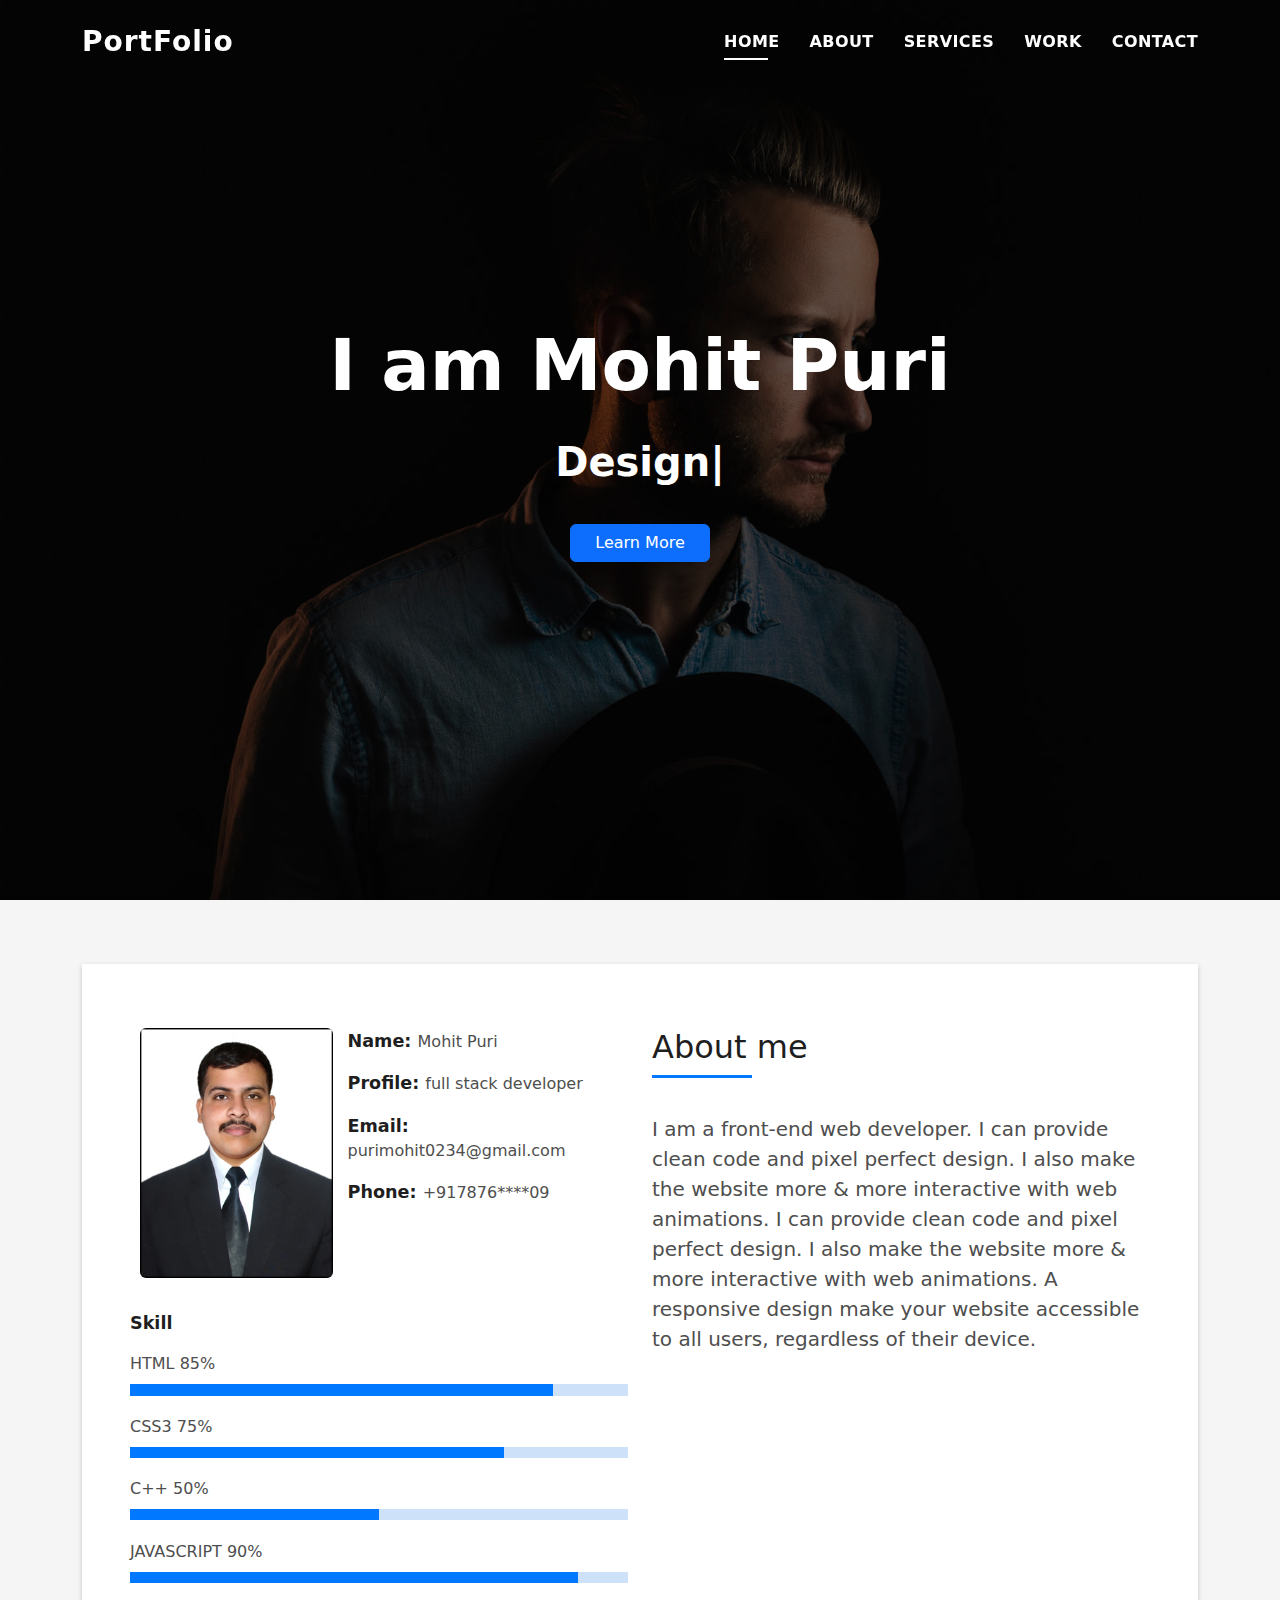
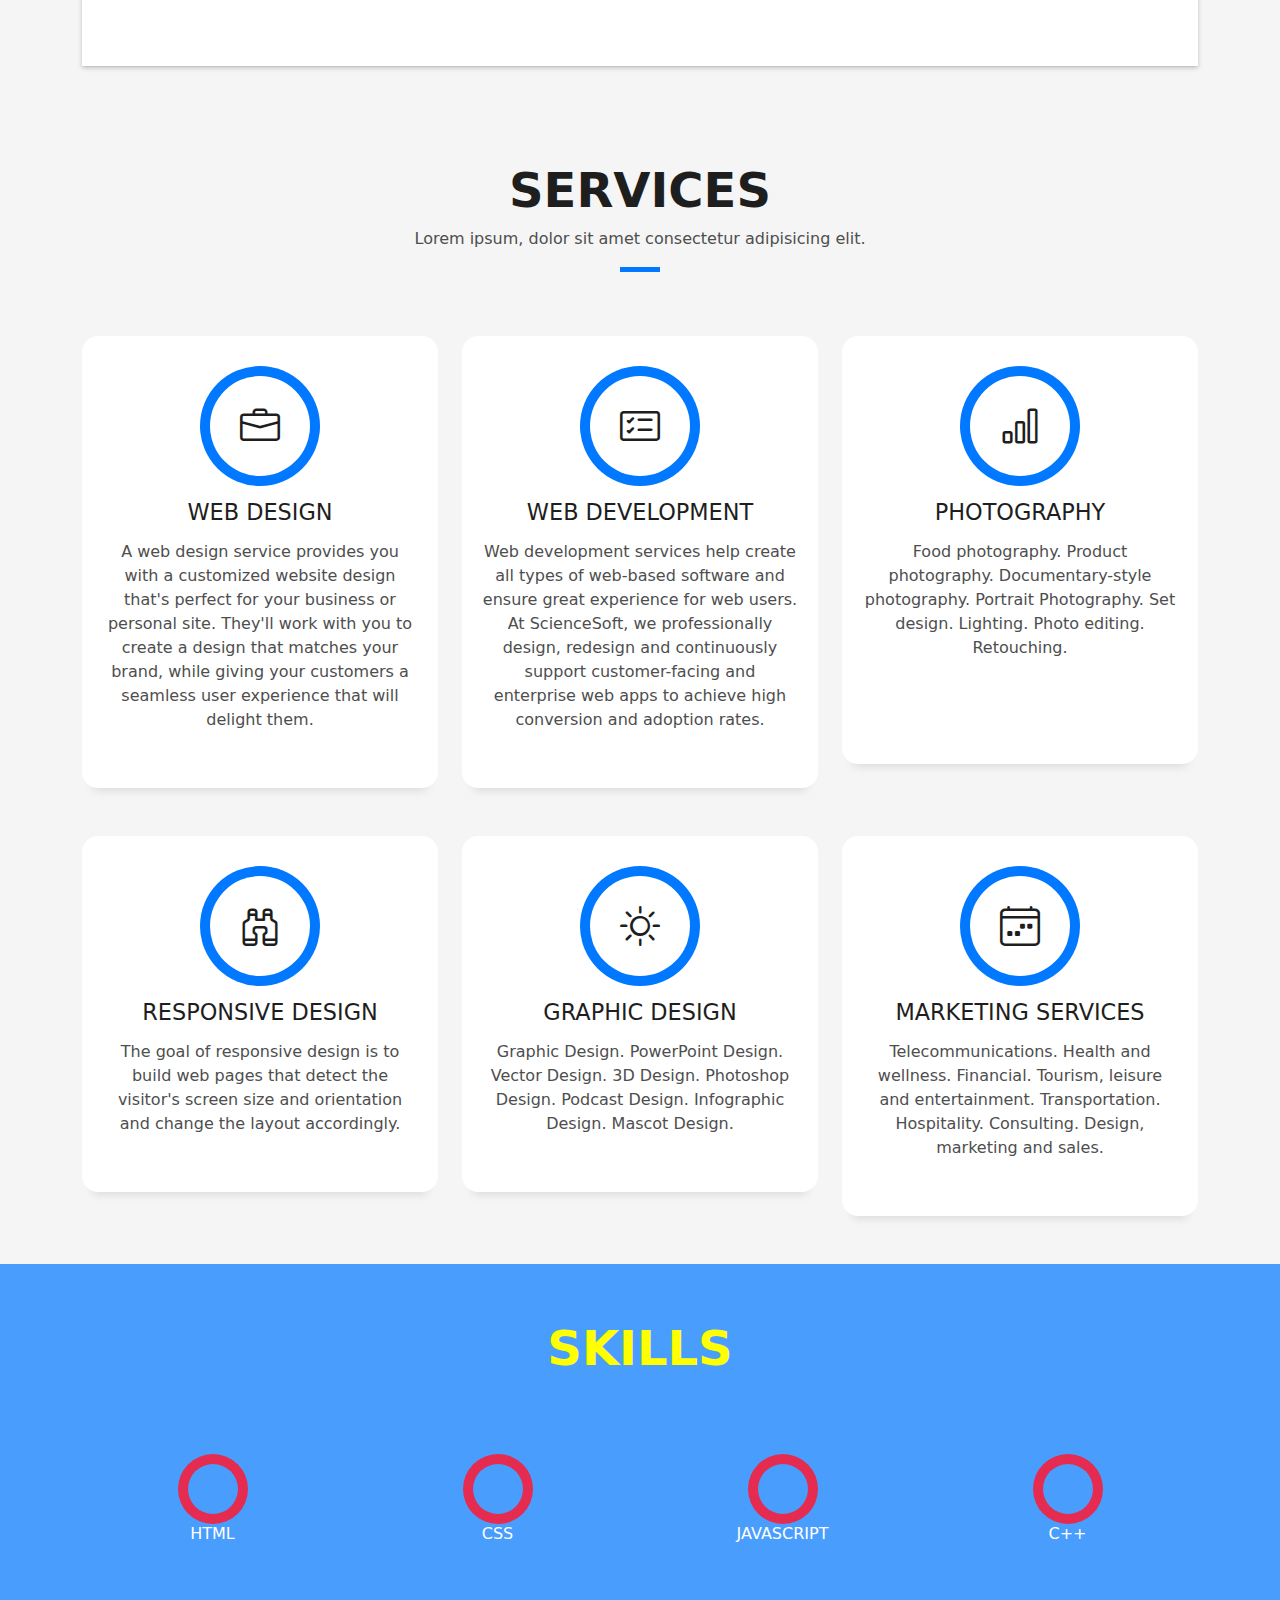
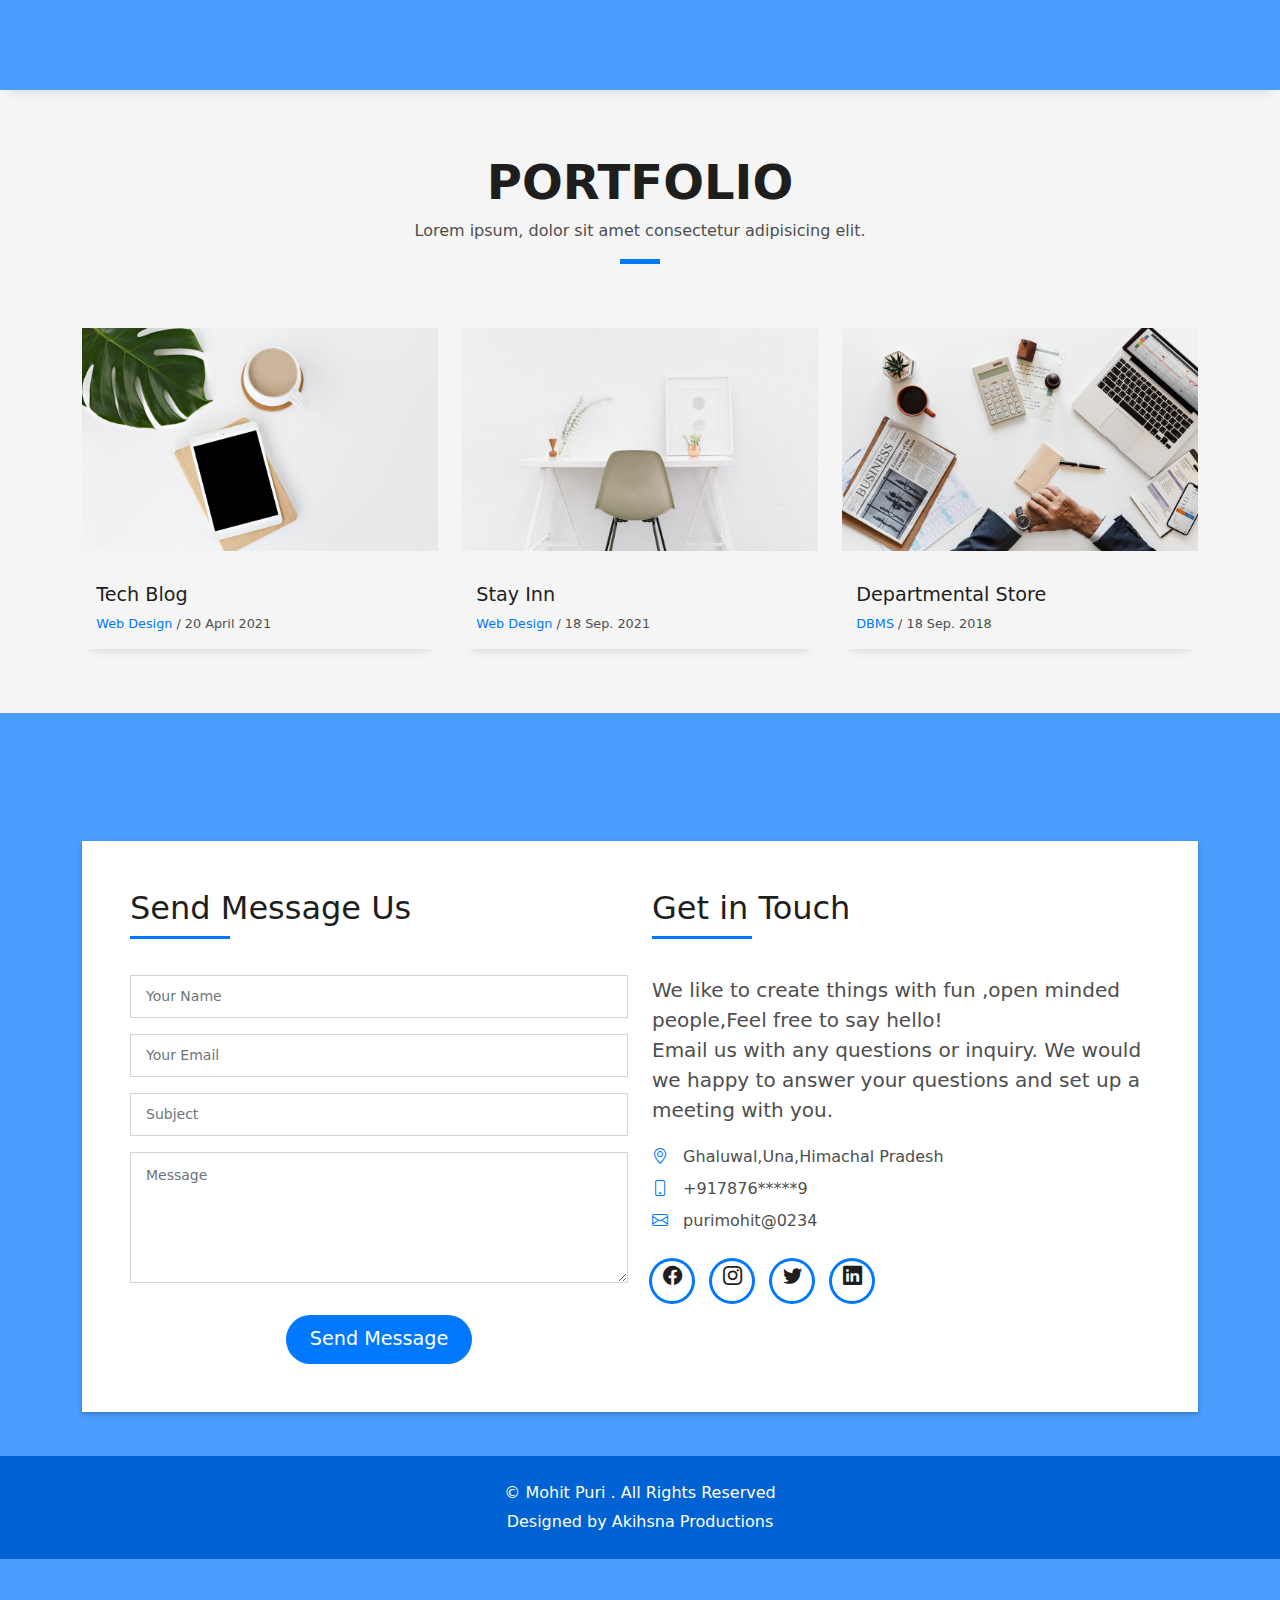
<file: index.html>
<!DOCTYPE html>
<html lang="en">

<head>
  <meta charset="utf-8">
  <meta content="width=device-width, initial-scale=1.0" name="viewport">

  <title>Mohit Puri Front-End Developer</title>
  <meta content="" name="description">
  <meta content="" name="keywords">

  <!-- Favicons -->
  <link rel="shortcut icon" href="assets/img/Mohit Puri.png" type="image/x-icon" />

  <!-- Vendor CSS Files -->
  <link href="assets/vendor/bootstrap/css/bootstrap.min.css" rel="stylesheet">
  <link href="assets/vendor/bootstrap-icons/bootstrap-icons.css" rel="stylesheet">
  <link href="assets/vendor/glightbox/css/glightbox.min.css" rel="stylesheet">
  <link href="assets/vendor/swiper/swiper-bundle.min.css" rel="stylesheet">

  <!-- Template Main CSS File -->
  <link href="assets/css/style.css" rel="stylesheet">
  <link rel="stylesheet" href="https://cdnjs.cloudflare.com/ajax/libs/font-awesome/6.1.2/css/all.min.css" integrity="sha512-1sCRPdkRXhBV2PBLUdRb4tMg1w2YPf37qatUFeS7zlBy7jJI8Lf4VHwWfZZfpXtYSLy85pkm9GaYVYMfw5BC1A==" crossorigin="anonymous" referrerpolicy="no-referrer" />
</head>

<body>

  <!-- ======= Header ======= -->
  <header id="header" class="fixed-top">
    <div class="container d-flex align-items-center justify-content-between">

      <h1 class="logo"><a href="index.html">PortFolio</a></h1>

      <nav id="navbar" class="navbar">
        <ul>
          <li><a class="nav-link scrollto active" href="#hero">Home</a></li>
          <li><a class="nav-link scrollto" href="#about">About</a></li>
          <li><a class="nav-link scrollto" href="#services">Services</a></li>
          <li><a class="nav-link scrollto " href="#work">Work</a></li>
          <li><a class="nav-link scrollto" href="#contact">Contact</a></li>
        </ul>
        <i class="bi bi-list mobile-nav-toggle"></i>
      </nav><!-- .navbar -->

    </div>
  </header><!-- End Header -->

  <!-- ======= Hero Section ======= -->
  <div id="hero" class="hero route bg-image" style="background-image: url(assets/img/hero-bg.jpg)">
    <div class="overlay-itro"></div>
    <div class="hero-content display-table">
      <div class="table-cell">
        <div class="container">
          <!--<p class="display-6 color-d">Hello, world!</p>-->
          <h1 class="hero-title mb-4">I am Mohit Puri</h1>
          <p class="hero-subtitle"><span class="typed" data-typed-items="Designer, Developer, Freelancer, Photographer"></span></p>
          <p class="pt-3"><a class="btn btn-primary btn js-scroll px-4" href="#about" role="button">Learn More</a></p>
        </div>
      </div>
    </div>
  </div><!-- End Hero Section -->

  <main id="main">

    <!-- ======= About Section ======= -->
    <section id="about" class="about-mf sect-pt4 route">
      <div class="container">
        <div class="row">
          <div class="col-sm-12">
            <div class="box-shadow-full">
              <div class="row">
                <div class="col-md-6">
                  <div class="row">
                    <div class="col-sm-6 col-md-5">
                      <div class="about-img">
                        <img src="assets/img/puri.jpg" class="img-fluid rounded b-shadow-a" alt="">
                      </div>
                    </div>
                    <div class="col-sm-6 col-md-7">
                      <div class="about-info">
                        <p><span class="title-s">Name: </span> <span>Mohit Puri</span></p>
                        <p><span class="title-s">Profile: </span> <span>full stack developer</span></p>
                        <p><span class="title-s">Email: </span> <span>purimohit0234@gmail.com</span></p>
                        <p><span class="title-s">Phone: </span> <span>+917876****09</span></p>
                      </div>
                    </div>
                  </div>
                  <div class="skill-mf">
                    <p class="title-s">Skill</p>
                    <span>HTML</span> <span class="pull-right">85%</span>
                    <div class="progress">
                      <div class="progress-bar" role="progressbar" style="width: 85%;" aria-valuenow="85" aria-valuemin="0" aria-valuemax="100"></div>
                    </div>
                    <span>CSS3</span> <span class="pull-right">75%</span>
                    <div class="progress">
                      <div class="progress-bar" role="progressbar" style="width: 75%" aria-valuenow="75" aria-valuemin="0" aria-valuemax="100"></div>
                    </div>
                    <span>C++</span> <span class="pull-right">50%</span>
                    <div class="progress">
                      <div class="progress-bar" role="progressbar" style="width: 50%" aria-valuenow="50" aria-valuemin="0" aria-valuemax="100"></div>
                    </div>
                    <span>JAVASCRIPT</span> <span class="pull-right">90%</span>
                    <div class="progress">
                      <div class="progress-bar" role="progressbar" style="width: 90%" aria-valuenow="90" aria-valuemin="0" aria-valuemax="100"></div>
                    </div>
                  </div>
                </div>
                <div class="col-md-6">
                  <div class="about-me pt-4 pt-md-0">
                    <div class="title-box-2">
                      <h5 class="title-left">
                        About me
                      </h5>
                    </div>
                    <p class="lead">
                      I am a front-end web developer. I can provide clean code and pixel
                       perfect design. I also make the website more & more interactive with
                       web animations. I can provide clean code and pixel perfect design. I
                       also make the website more & more interactive with web animations. A
                       responsive design make your website accessible to all users,
                       regardless of their device.
                    </p>
                  </div>
                </div>
              </div>
            </div>
          </div>
        </div>
      </div>
    </section><!-- End About Section -->

    <!-- ======= Services Section ======= -->
    <section id="services" class="services-mf pt-5 route">
      <div class="container">
        <div class="row">
          <div class="col-sm-12">
            <div class="title-box text-center">
              <h3 class="title-a">
                Services
              </h3>
              <p class="subtitle-a">
                Lorem ipsum, dolor sit amet consectetur adipisicing elit.
              </p>
              <div class="line-mf"></div>
            </div>
          </div>
        </div>
        <div class="row">
          <div class="col-md-4">
            <div class="service-box">
              <div class="service-ico">
                <span class="ico-circle"><i class="bi bi-briefcase"></i></span>
              </div>
              <div class="service-content">
                <h2 class="s-title">Web Design</h2>
                <p class="s-description text-center">
                  A web design service provides you with a customized website design that's perfect for your business or personal site.
                   They'll work with you to create a design that matches your brand, 
                   while giving your customers a seamless user experience that will delight them.
                </p>
              </div>
            </div>
          </div>
          <div class="col-md-4">
            <div class="service-box">
              <div class="service-ico">
                <span class="ico-circle"><i class="bi bi-card-checklist"></i></span>
              </div>
              <div class="service-content">
                <h2 class="s-title">Web Development</h2>
                <p class="s-description text-center">
                  Web development services help create all types of web-based software and ensure great experience for web users.
                   At ScienceSoft, we professionally design, redesign and continuously support customer-facing and enterprise web 
                   apps to achieve high conversion and adoption rates.
                </p>
              </div>
            </div>
          </div>
          <div class="col-md-4">
            <div class="service-box">
              <div class="service-ico">
                <span class="ico-circle"><i class="bi bi-bar-chart"></i></span>
              </div>
              <div class="service-content">
                <h2 class="s-title">Photography</h2>
                <p class="s-description text-center">
                  Food photography.
Product photography.
Documentary-style photography.
Portrait Photography.
Set design.
Lighting.
Photo editing.
Retouching.<br>
<br><br>
                </p>
              </div>
            </div>
          </div>
          <div class="col-md-4">
            <div class="service-box">
              <div class="service-ico">
                <span class="ico-circle"><i class="bi bi-binoculars"></i></span>
              </div>
              <div class="service-content">
                <h2 class="s-title">Responsive Design</h2>
                <p class="s-description text-center">
                  The goal of responsive design is to build web pages that detect the visitor's 
                  screen size and orientation and change the layout accordingly.
                </p>
              </div>
            </div>
          </div>
          <div class="col-md-4">
            <div class="service-box">
              <div class="service-ico">
                <span class="ico-circle"><i class="bi bi-brightness-high"></i></span>
              </div>
              <div class="service-content">
                <h2 class="s-title">Graphic Design</h2>
                <p class="s-description text-center">
                  Graphic Design.
PowerPoint Design.
Vector Design.
3D Design.
Photoshop Design.
Podcast Design.
Infographic Design.
Mascot Design.
                </p>
              </div>
            </div>
          </div>
          <div class="col-md-4">
            <div class="service-box">
              <div class="service-ico">
                <span class="ico-circle"><i class="bi bi-calendar4-week"></i></span>
              </div>
              <div class="service-content">
                <h2 class="s-title">Marketing Services</h2>
                <p class="s-description text-center">
                  Telecommunications.
Health and wellness.
Financial.
Tourism, leisure and entertainment.
Transportation.
Hospitality.
Consulting.
Design, marketing and sales.
                </p>
              </div>
            </div>
          </div>
        </div>
      </div>
    </section><!-- End Services Section -->

    <!-- ======= Counter Section ======= -->
    
    <div class="section-counter paralax-mf bg-image" style="background-image: url(assets/img/counters-bg.jpg)">
      <div class="overlay-mf"></div>
      <div class="container position-relative">
        <center><div class="skill" >skills</div></center>
        <div class="row">
          <div class="col-sm-3 col-lg-3">
            <div class="counter-box counter-box pt-4 pt-md-0">
              <div class="counter-ico">
                <span class="ico-circle"><i class="fab fa-html5"></i></span>
              </div>
              <div class="counter-num">
  
                <span class="counter-text">HTML</span>
              </div>
            </div>
          </div>
          <div class="col-sm-3 col-lg-3">
            <div class="counter-box pt-4 pt-md-0">
              <div class="counter-ico">
                <span class="ico-circle"><i class="fa-brands fa-css3"></i></span>
              </div>
              <div class="counter-num">

                <span class="counter-text">CSS</span>
              </div>
            </div>
          </div>
          <div class="col-sm-3 col-lg-3">
            <div class="counter-box pt-4 pt-md-0">
              <div class="counter-ico">
                <span class="ico-circle"><i class="fa-brands fa-node-js"></i></span>
              </div>
              <div class="counter-num">

                <span class="counter-text">JAVASCRIPT</span>
              </div>
            </div>
          </div>
          <div class="col-sm-3 col-lg-3">
            <div class="counter-box pt-4 pt-md-0">
              <div class="counter-ico">
                <span class="ico-circle"><i class="fa-solid fa-file-code"></i></span>
              </div>
              <div class="counter-num">
               
                <span class="counter-text">C++</span>
              </div>
            </div>
          </div>
        </div>
      </div>
    </div>
  <!-- End Counter Section -->

    <!-- ======= Portfolio Section ======= -->
    <section id="work" class="portfolio-mf sect-pt4 route">
      <div class="container">
        <div class="row">
          <div class="col-sm-12">
            <div class="title-box text-center">
              <h3 class="title-a">
                Portfolio
              </h3>
              <p class="subtitle-a">
                Lorem ipsum, dolor sit amet consectetur adipisicing elit.
              </p>
              <div class="line-mf"></div>
            </div>
          </div>
        </div>
        <div class="row">
          <div class="col-md-4">
            <div class="work-box">
              <a href="assets/img/work-1.jpg" data-gallery="portfolioGallery" class="portfolio-lightbox">
                <div class="work-img">
                  <img src="assets/img/work-1.jpg" alt="" class="img-fluid">
                </div>
              </a>
              <div class="work-content">
                <div class="row">
                  <div class="col-sm-8">
                    <h2 class="w-title">Tech Blog</h2>
                    <div class="w-more">
                      <span class="w-ctegory">Web Design</span> / <span class="w-date">20 April 2021</span>
                    </div>
                  </div>
                  <div class="col-sm-4">
                    
                  </div>
                </div>
              </div>
            </div>
          </div>
          <div class="col-md-4">
            <div class="work-box">
              <a href="assets/img/work-2.jpg" data-gallery="portfolioGallery" class="portfolio-lightbox">
                <div class="work-img">
                  <img src="assets/img/work-2.jpg" alt="" class="img-fluid">
                </div>
              </a>
              <div class="work-content">
                <div class="row">
                  <div class="col-sm-8">
                    <h2 class="w-title">Stay Inn</h2>
                    <div class="w-more">
                      <span class="w-ctegory">Web Design</span> / <span class="w-date">18 Sep. 2021</span>
                    </div>
                  </div>
                  <div class="col-sm-4">
                    
                  </div>
                </div>
              </div>
            </div>
          </div>
          <div class="col-md-4">
            <div class="work-box">
              <a href="assets/img/work-3.jpg" data-gallery="portfolioGallery" class="portfolio-lightbox">
                <div class="work-img">
                  <img src="assets/img/work-3.jpg" alt="" class="img-fluid">
                </div>
              </a>
              <div class="work-content">
                <div class="row">
                  <div class="col-sm-8">
                    <h2 class="w-title">Departmental Store</h2>
                    <div class="w-more">
                      <span class="w-ctegory">DBMS</span> / <span class="w-date">18 Sep. 2018</span>
                    </div>
                  </div>
                  <div class="col-sm-4">
                    
                  </div>
                </div>
              </div>
            </div>
          </div>
        </div>
      </div>
    </section><!-- End Portfolio Section -->
  
    <!-- ======= Contact Section ======= -->
    <section id="contact" class="paralax-mf footer-paralax bg-image sect-mt4 route" style="background-image: url(assets/img/overlay-bg.jpg)">
      <div class="overlay-mf" id="op" ></div>
      <div class="container">
        <div class="row">
          <div class="col-sm-12">
            <div class="contact-mf">
              <div id="contact" class="box-shadow-full">
                <div class="row">
                  <div class="col-md-6">
                    <div class="title-box-2">
                      <h5 class="title-left">
                        Send Message Us
                      </h5>
                    </div>
                    <div>
                      <form action="forms/contact.php" method="post" role="form" class="php-email-form">
                        <div class="row">
                          <div class="col-md-12 mb-3">
                            <div class="form-group">
                              <input type="text" name="name" class="form-control" id="name" placeholder="Your Name" required>
                            </div>
                          </div>
                          <div class="col-md-12 mb-3">
                            <div class="form-group">
                              <input type="email" class="form-control" name="email" id="email" placeholder="Your Email" required>
                            </div>
                          </div>
                          <div class="col-md-12 mb-3">
                            <div class="form-group">
                              <input type="text" class="form-control" name="subject" id="subject" placeholder="Subject" required>
                            </div>
                          </div>
                          <div class="col-md-12">
                            <div class="form-group">
                              <textarea class="form-control" name="message" rows="5" placeholder="Message" required></textarea>
                            </div>
                          </div>
                          <div class="col-md-12 text-center my-3">
                            <div class="loading">Loading</div>
                            <div class="error-message"></div>
                            <div class="sent-message">Your message has been sent. Thank you!</div>
                          </div>
                          <div class="col-md-12 text-center">
                            <button type="submit" class="button button-a button-big button-rouded">Send Message</button>
                          </div>
                        </div>
                      </form>
                    </div>
                  </div>
                  <div class="col-md-6">
                    <div class="title-box-2 pt-4 pt-md-0">
                      <h5 class="title-left">
                        Get in Touch
                      </h5>
                    </div>
                    <div class="more-info">
                      <p class="lead">
                        We like to create things with fun ,open minded people,Feel free to say hello!<br>Email us with any questions or inquiry. We would we happy to answer 
           your questions and set up a meeting with you.
                      </p>
                      <ul class="list-ico">
                        <li><span class="bi bi-geo-alt"></span> Ghaluwal,Una,Himachal Pradesh</li>
                        <li><span class="bi bi-phone"></span> +917876*****9</li>
                        <li><span class="bi bi-envelope"></span> purimohit@0234</li>
                      </ul>
                    </div>
                    <div class="socials">
                      <ul>
                        <li><a href="https://www.facebook.com/mohit.puri.77312/"><span class="ico-circle"><i class="bi bi-facebook"></i></span></a></li>
                        <li><a href="https://www.instagram.com/khatri_0234/"><span class="ico-circle"><i class="bi bi-instagram"></i></span></a></li>
                        <li><a href="https://twitter.com/Mohit02341"><span class="ico-circle"><i class="bi bi-twitter"></i></span></a></li>
                        <li><a href="https://www.linkedin.com/in/mohit-puri-8a13ab1b9/"><span class="ico-circle"><i class="bi bi-linkedin"></i></span></a></li>
                      </ul>
                    </div>
                  </div>
                </div>
              </div>
            </div>
          </div>
        </div>
      </div>
    </section><!-- End Contact Section -->

  </main><!-- End #main -->
  <Br><Br><Br><Br>

  <!-- ======= Footer ======= -->
  <footer style="position:relative; bottom:100px;">
    <div class="container">
      <div class="row">
        <div class="col-sm-12">
          <div class="copyright-box">
            <p class="copyright">&copy; Mohit Puri <strong></strong>. All Rights Reserved</p>
            <div class="credits">
              Designed by Akihsna Productions</a>
            </div>
          </div>
        </div>
      </div>
    </div>
  </footer><!-- End  Footer -->

  <div id="preloader"></div>
  <a href="#" class="back-to-top d-flex align-items-center justify-content-center"><i class="bi bi-arrow-up-short"></i></a>

  <!-- Vendor JS Files -->
  <script src="assets/vendor/purecounter/purecounter_vanilla.js"></script>
  <script src="assets/vendor/bootstrap/js/bootstrap.bundle.min.js"></script>
  <script src="assets/vendor/glightbox/js/glightbox.min.js"></script>
  <script src="assets/vendor/swiper/swiper-bundle.min.js"></script>
  <script src="assets/vendor/typed.js/typed.min.js"></script>
  <script src="assets/vendor/php-email-form/validate.js"></script>

  <!-- Template Main JS File -->
  <script src="assets/js/main.js"></script>

</body>

</html>
</file>
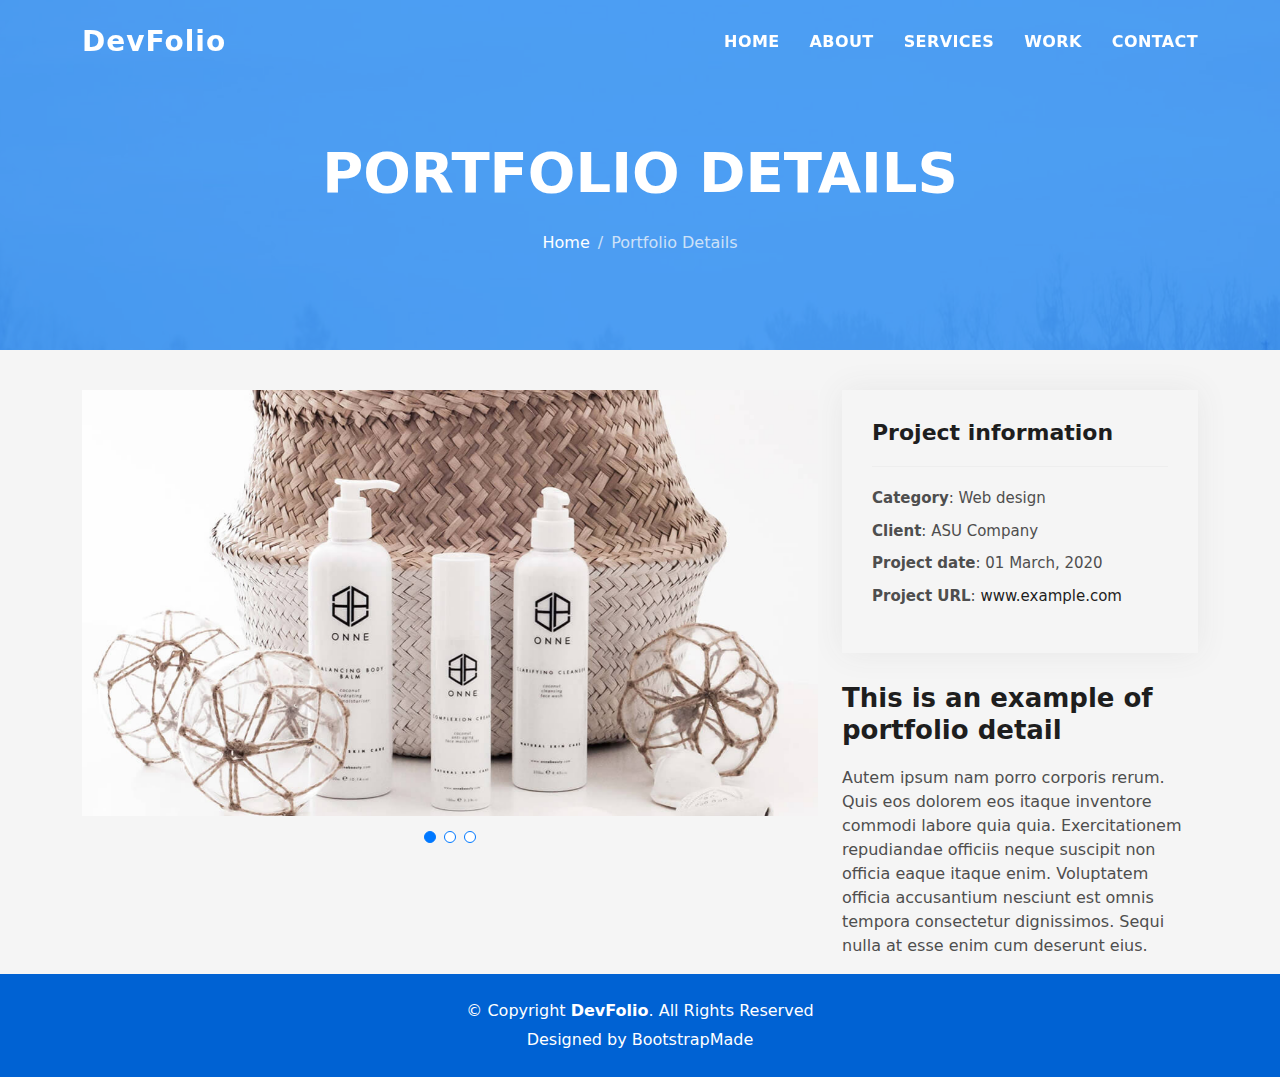
<file: portfolio-details.html>
<!DOCTYPE html>
<html lang="en">

<head>
  <meta charset="utf-8">
  <meta content="width=device-width, initial-scale=1.0" name="viewport">

  <title>DevFolio Bootstrap Portfolio Template - Portfolio Details</title>
  <meta content="" name="description">
  <meta content="" name="keywords">

  <!-- Favicons -->
  <link href="assets/img/favicon.png" rel="icon">
  <link href="assets/img/apple-touch-icon.png" rel="apple-touch-icon">

  <!-- Vendor CSS Files -->
  <link href="assets/vendor/bootstrap/css/bootstrap.min.css" rel="stylesheet">
  <link href="assets/vendor/bootstrap-icons/bootstrap-icons.css" rel="stylesheet">
  <link href="assets/vendor/glightbox/css/glightbox.min.css" rel="stylesheet">
  <link href="assets/vendor/swiper/swiper-bundle.min.css" rel="stylesheet">

  <!-- Template Main CSS File -->
  <link href="assets/css/style.css" rel="stylesheet">
</head>

<body>

  <!-- ======= Header ======= -->
  <header id="header" class="fixed-top">
    <div class="container d-flex align-items-center justify-content-between">

      <h1 class="logo"><a href="index.html">DevFolio</a></h1>
      <!-- Uncomment below if you prefer to use an image logo -->
      <!-- <a href="index.html" class="logo"><img src="assets/img/logo.png" alt="" class="img-fluid"></a>-->

      <nav id="navbar" class="navbar">
        <ul>
          <li><a class="nav-link scrollto " href="#hero">Home</a></li>
          <li><a class="nav-link scrollto" href="#about">About</a></li>
          <li><a class="nav-link scrollto" href="#services">Services</a></li>
          <li><a class="nav-link scrollto " href="#work">Work</a></li>        
          <li><a class="nav-link scrollto" href="#contact">Contact</a></li>
        </ul>
        <i class="bi bi-list mobile-nav-toggle"></i>
      </nav><!-- .navbar -->

    </div>
  </header><!-- End Header -->

  <div class="hero hero-single route bg-image" style="background-image: url(assets/img/overlay-bg.jpg)">
    <div class="overlay-mf"></div>
    <div class="hero-content display-table">
      <div class="table-cell">
        <div class="container">
          <h2 class="hero-title mb-4">Portfolio Details</h2>
          <ol class="breadcrumb d-flex justify-content-center">
            <li class="breadcrumb-item">
              <a href="#">Home</a>
            </li>
            <li class="breadcrumb-item active">Portfolio Details</li>
          </ol>
        </div>
      </div>
    </div>
  </div>

  <main id="main">

    <!-- ======= Portfolio Details Section ======= -->
    <section id="portfolio-details" class="portfolio-details">
      <div class="container">

        <div class="row gy-4">

          <div class="col-lg-8">
            <div class="portfolio-details-slider swiper">
              <div class="swiper-wrapper align-items-center">

                <div class="swiper-slide">
                  <img src="assets/img/portfolio-details-1.jpg" alt="">
                </div>

                <div class="swiper-slide">
                  <img src="assets/img/portfolio-details-2.jpg" alt="">
                </div>

                <div class="swiper-slide">
                  <img src="assets/img/portfolio-details-3.jpg" alt="">
                </div>

              </div>
              <div class="swiper-pagination"></div>
            </div>
          </div>

          <div class="col-lg-4">
            <div class="portfolio-info">
              <h3>Project information</h3>
              <ul>
                <li><strong>Category</strong>: Web design</li>
                <li><strong>Client</strong>: ASU Company</li>
                <li><strong>Project date</strong>: 01 March, 2020</li>
                <li><strong>Project URL</strong>: <a href="#">www.example.com</a></li>
              </ul>
            </div>
            <div class="portfolio-description">
              <h2>This is an example of portfolio detail</h2>
              <p>
                Autem ipsum nam porro corporis rerum. Quis eos dolorem eos itaque inventore commodi labore quia quia. Exercitationem repudiandae officiis neque suscipit non officia eaque itaque enim. Voluptatem officia accusantium nesciunt est omnis tempora consectetur dignissimos. Sequi nulla at esse enim cum deserunt eius.
              </p>
            </div>
          </div>

        </div>

      </div>
    </section><!-- End Portfolio Details Section -->

  </main><!-- End #main -->

  <!-- ======= Footer ======= -->
  <footer>
    <div class="container">
      <div class="row">
        <div class="col-sm-12">
          <div class="copyright-box">
            <p class="copyright">&copy; Copyright <strong>DevFolio</strong>. All Rights Reserved</p>
            <div class="credits">
              <!--
              All the links in the footer should remain intact.
              You can delete the links only if you purchased the pro version.
              Licensing information: https://bootstrapmade.com/license/
              Purchase the pro version with working PHP/AJAX contact form: https://bootstrapmade.com/buy/?theme=DevFolio
            -->
              Designed by <a href="https://bootstrapmade.com/">BootstrapMade</a>
            </div>
          </div>
        </div>
      </div>
    </div>
  </footer><!-- End  Footer -->

  <div id="preloader"></div>
  <a href="#" class="back-to-top d-flex align-items-center justify-content-center"><i class="bi bi-arrow-up-short"></i></a>

  <!-- Vendor JS Files -->
  <script src="assets/vendor/purecounter/purecounter_vanilla.js"></script>
  <script src="assets/vendor/bootstrap/js/bootstrap.bundle.min.js"></script>
  <script src="assets/vendor/glightbox/js/glightbox.min.js"></script>
  <script src="assets/vendor/swiper/swiper-bundle.min.js"></script>
  <script src="assets/vendor/typed.js/typed.min.js"></script>
  <script src="assets/vendor/php-email-form/validate.js"></script>

  <!-- Template Main JS File -->
  <script src="assets/js/main.js"></script>

</body>

</html>
</file>
<file: assets/css/style.css>
body {
  background-color: #f5f5f5;
  color: #4e4e4e;
}

h1,
h2,
h3,
h4,
h5,
h6 {
  color: #1e1e1e;
}

a {
  color: #1e1e1e;
  text-decoration: none;
  transition: all 0.5s ease-in-out;
}

a:hover {
  color: #0078ff;
  text-decoration: none;
  transition: all 0.5s ease-in-out;
}

.p-r {
  position: relative;
}

.color-a {
  text-decoration: none;
  color: #0078ff;
}

.color-d {
  color: #f5f5f5;
}

.color-text-a {
  text-decoration: none;
  color: #4e4e4e;
}

.box-shadow,
.card-blog,
.work-box,
.service-box,
.paralax-mf {
  box-shadow: 0 13px 8px -10px rgba(0, 0, 0, 0.1);
}

.box-shadow-a,
.button:hover {
  text-decoration: none;
  box-shadow: 0 0 0 4px #cde1f8;
}

.display-5 {
  font-size: 2.5rem;
  font-weight: 300;
  line-height: 1.1;
}

.display-6 {
  font-size: 2rem;
  font-weight: 300;
  line-height: 1.1;
}

.avatar {
  width: 32px;
  height: 32px;
  margin-right: 4px;
  overflow: hidden;
}

.bg-image {
  background-repeat: no-repeat;
  background-attachment: fixed;
  background-size: cover;
  background-position: center center;
}

@media (max-width: 1024px) {
  .bg-image {
    background-attachment: scroll;
  }
}

.overlay-mf {
  background-color: #0078ff;
}

.overlay-mf {
  position: absolute;
  top: 0;
  left: 0px;
  padding: 0;
  height: 100%;
  width: 100%;
  opacity: 0.7;
}

.paralax-mf {
  position: relative;
  padding: 8rem 0;
}

.skill{
  position: relative;
  top: -80px;
  text-decoration: none;
    font-size: 3rem;
    font-weight: bold;
    text-transform: uppercase;
    color: yellow;
}

.display-table {
  width: 100%;
  height: 100%;
  display: table;
}

.table-cell {
  display: table-cell;
  vertical-align: middle;
}

/*--/ Sections /--*/
.sect-4 {
  padding: 4rem 0;
}

.sect-pt4 {
  padding-top: 4rem;
}

.sect-mt4 {
  margin-top: 4rem;
}

/*--/ Title s /--*/
.title-s {
  font-weight: 600;
  color: #1e1e1e;
  font-size: 1.1rem;
}

/*--/ Title A /--*/
.title-box {
  margin-bottom: 4rem;
}

.title-a {
  text-decoration: none;
  font-size: 3rem;
  font-weight: bold;
  text-transform: uppercase;
}

.subtitle-a {
  text-decoration: none;
  color: #4e4e4e;
}

.line-mf {
  width: 40px;
  height: 5px;
  background-color: #0078ff;
  margin: 0 auto;
}

/*--/ Title Left /--*/
.title-box-2 {
  margin-bottom: 3rem;
}

.title-left {
  font-size: 2rem;
  position: relative;
}

.title-left:before {
  content: "";
  position: absolute;
  height: 3px;
  background-color: #0078ff;
  width: 100px;
  bottom: -12px;
}

/*------/ Box /------*/
.box-pl2 {
  padding-left: 2rem;
}

.box-shadow-full {
  padding: 3rem 1.25rem;
  position: relative;
  background-color: #fff;
  margin-bottom: 3rem;
  z-index: 2;
  box-shadow: 0 1px 1px 0 rgba(0, 0, 0, 0.06), 0 2px 5px 0 rgba(0, 0, 0, 0.2);
}

@media (min-width: 768px) {
  .box-shadow-full {
    padding: 3rem;
  }
}

/*------/ Socials /------*/
.socials {
  padding: 1.5rem 0;
}

.socials ul li {
  display: inline-block;
}

.socials .ico-circle {
  height: 40px;
  width: 40px;
  font-size: 1.2rem;
  border-radius: 50%;
  line-height: 1.6;
  margin: 0 15px 0 0;
  box-shadow: 0 0 0 3px #0078ff;
  transition: all 500ms ease;
}

.socials .ico-circle:hover {
  background-color: #0078ff;
  color: #fff;
  box-shadow: 0 0 0 3px #cde1f8;
  transition: all 500ms ease;
}

/*------/ Ul resect /------*/
.ul-resect,
.widget-tags ul,
.widget-sidebar .list-sidebar,
.box-comments .list-comments,
.blog-wrapper .post-meta ul,
.list-ico,
.socials ul {
  list-style: none;
  padding-left: 0;
  margin-bottom: 0;
}

.list-ico {
  line-height: 2;
}

.list-ico span {
  color: #0078ff;
  margin-right: 10px;
}

/*------/ Ico Circle /------*/
.ico-circle {
  height: 100px;
  width: 100px;
  font-size: 2rem;
  border-radius: 50%;
  line-height: 1.55;
  margin: 0 auto;
  text-align: center;
  box-shadow: 0 0 0 10px #0078ff;
  display: block;
}

/*------/ Owl Carousel /------*/
.owl-theme .owl-dots {
  text-align: center;
  margin-top: 18px;
}

.owl-theme .owl-dots .owl-dot {
  display: inline-block;
}

.owl-theme .owl-dots .owl-dot span {
  width: 18px;
  height: 7px;
  margin: 5px 5px;
  background: #cde1f8;
  border: 0px solid #cde1f8;
  display: block;
  transition: all 0.6s ease-in-out;
  cursor: pointer;
}

.owl-theme .owl-dots .owl-dot:hover span {
  background-color: #cde1f8;
}

.owl-theme .owl-dots .owl-dot.active span {
  background-color: #1B1B1B;
  width: 25px;
}

/*--/ Scrolltop s /--*/
.scrolltop-mf {
  position: relative;
  display: none;
}

.scrolltop-mf span {
  z-index: 999;
  position: fixed;
  width: 42px;
  height: 42px;
  background-color: #0078ff;
  opacity: 0.7;
  font-size: 1.6rem;
  line-height: 1.5;
  text-align: center;
  color: #fff;
  top: auto;
  left: auto;
  right: 30px;
  bottom: 50px;
  cursor: pointer;
  border-radius: 50%;
}

/*--------------------------------------------------------------
# Back to top button
--------------------------------------------------------------*/
.back-to-top {
  position: fixed;
  visibility: hidden;
  opacity: 0;
  right: 15px;
  bottom: 15px;
  z-index: 996;
  background: #0078ff;
  width: 40px;
  height: 40px;
  border-radius: 50px;
  transition: all 0.4s;
}

.back-to-top i {
  font-size: 28px;
  color: #fff;
  line-height: 0;
}

.back-to-top:hover {
  background: #298eff;
  color: #fff;
}

.back-to-top.active {
  visibility: visible;
  opacity: 1;
}

/*------/ Prelaoder /------*/
#preloader {
  position: fixed;
  top: 0;
  left: 0;
  right: 0;
  bottom: 0;
  z-index: 9999;
  overflow: hidden;
  background: #fff;
}

#preloader:before {
  content: "";
  position: fixed;
  top: calc(50% - 30px);
  left: calc(50% - 30px);
  border: 6px solid #f2f2f2;
  border-top: 6px solid #0078ff;
  border-radius: 50%;
  width: 60px;
  height: 60px;
  -webkit-animation: animate-preloader 1s linear infinite;
  animation: animate-preloader 1s linear infinite;
}

@-webkit-keyframes animate-preloader {
  0% {
    transform: rotate(0deg);
  }

  100% {
    transform: rotate(360deg);
  }
}

@keyframes animate-preloader {
  0% {
    transform: rotate(0deg);
  }

  100% {
    transform: rotate(360deg);
  }
}

/*------/ Button /------*/
.button {
  display: inline-block;
  padding: 0.3rem 0.6rem;
  text-align: center;
  vertical-align: middle;
  -webkit-user-select: none;
  -moz-user-select: none;
  user-select: none;
  font-size: 1rem;
  border-radius: 0.3rem;
  border: 1px solid transparent;
  transition: all 500ms ease;
  cursor: pointer;
}

.button:focus {
  outline: 0;
}

.button:hover {
  background-color: #0062d3;
  color: #fff;
  transition: all 500ms ease;
}

.button-a {
  text-decoration: none;
  background-color: #0078ff;
  color: #fff;
  border-color: #cde1f8;
}

.button-big {
  padding: 0.9rem 2.3rem;
  font-size: 1.2rem;
}

.button-rouded {
  border-radius: 5rem;
}

.btn-lg {
  padding: 0.5rem 1rem;
  font-size: 1.25rem;
  line-height: 1.5;
  border-radius: 0.3rem;
}

/*--------------------------------------------------------------
# Header
--------------------------------------------------------------*/
#header {
  transition: all 0.5s;
  z-index: 997;
  padding: 20px 0;
}

#header .logo {
  font-size: 28px;
  margin: 0;
  padding: 0;
  font-weight: 600;
  letter-spacing: 1px;
}

#header .logo a {
  color: #fff;
}

#header .logo img {
  max-height: 40px;
}

#header.header-scrolled {
  background: rgba(0, 0, 0, 0.9);
  padding: 12px 0;
}

/*--------------------------------------------------------------
# Navigation Menu
--------------------------------------------------------------*/
/**
* Desktop Navigation 
*/
.navbar {
  padding: 0;
}

.navbar ul {
  margin: 0;
  padding: 0;
  display: flex;
  list-style: none;
  align-items: center;
}

.navbar li {
  position: relative;
}

.navbar>ul>li {
  white-space: nowrap;
  padding: 10px 0 10px 30px;
}

.navbar a,
.navbar a:focus {
  display: flex;
  align-items: center;
  justify-content: space-between;
  color: #fff;
  font-size: 16px;
  font-weight: 600;
  padding: 0;
  white-space: nowrap;
  transition: 0.3s;
  letter-spacing: 0.4px;
  position: relative;
  text-transform: uppercase;
}

.navbar a i,
.navbar a:focus i {
  font-size: 12px;
  line-height: 0;
  margin-left: 5px;
}

.navbar>ul>li>a:before {
  content: "";
  position: absolute;
  width: 100%;
  height: 2px;
  bottom: -6px;
  left: 0;
  width: 0;
  background-color: #fff;
  visibility: hidden;
  transition: all 0.3s ease-in-out 0s;
}

.navbar a:hover:before,
.navbar li:hover>a:before,
.navbar .active:before {
  visibility: visible;
  width: 80%;
}

.navbar a:hover,
.navbar .active,
.navbar .active:focus,
.navbar li:hover>a {
  color: #fff;
}

.navbar .dropdown ul {
  display: block;
  position: absolute;
  left: 30px;
  top: calc(100% + 30px);
  margin: 0;
  padding: 10px 0;
  z-index: 99;
  opacity: 0;
  visibility: hidden;
  background: #fff;
  box-shadow: 0px 0px 30px rgba(127, 137, 161, 0.25);
  transition: 0.3s;
}

.navbar .dropdown ul li {
  min-width: 200px;
}

.navbar .dropdown ul a {
  padding: 10px 20px;
  font-size: 14px;
  text-transform: none;
  color: #4e4e4e;
}

.navbar .dropdown ul a i {
  font-size: 12px;
}

.navbar .dropdown ul a:hover,
.navbar .dropdown ul .active:hover,
.navbar .dropdown ul li:hover>a {
  color: #0078ff;
}

.navbar .dropdown:hover>ul {
  opacity: 1;
  top: 100%;
  visibility: visible;
}

.navbar .dropdown .dropdown ul {
  top: 0;
  left: calc(100% - 30px);
  visibility: hidden;
}

.navbar .dropdown .dropdown:hover>ul {
  opacity: 1;
  top: 0;
  left: 100%;
  visibility: visible;
}

@media (max-width: 1366px) {
  .navbar .dropdown .dropdown ul {
    left: -90%;
  }

  .navbar .dropdown .dropdown:hover>ul {
    left: -100%;
  }
}

/**
* Mobile Navigation 
*/
.mobile-nav-toggle {
  color: #fff;
  font-size: 28px;
  cursor: pointer;
  display: none;
  line-height: 0;
  transition: 0.5s;
}

@media (max-width: 991px) {
  .mobile-nav-toggle {
    display: block;
  }

  .navbar ul {
    display: none;
  }
}

.navbar-mobile {
  position: fixed;
  overflow: hidden;
  top: 0;
  right: 0;
  left: 0;
  bottom: 0;
  background: rgba(78, 78, 78, 0.9);
  transition: 0.3s;
  z-index: 999;
}

.navbar-mobile .mobile-nav-toggle {
  position: absolute;
  top: 15px;
  right: 15px;
}

.navbar-mobile ul {
  display: block;
  position: absolute;
  top: 55px;
  right: 15px;
  bottom: 15px;
  left: 15px;
  padding: 10px 0;
  background-color: #fff;
  overflow-y: auto;
  transition: 0.3s;
}

.navbar-mobile>ul>li {
  padding: 0;
}

.navbar-mobile a:hover:before,
.navbar-mobile li:hover>a:before,
.navbar-mobile .active:before {
  visibility: hidden;
}

.navbar-mobile a,
.navbar-mobile a:focus {
  padding: 10px 20px;
  font-size: 15px;
  color: #4e4e4e;
}

.navbar-mobile a:hover,
.navbar-mobile .active,
.navbar-mobile li:hover>a {
  color: #0078ff;
}

.navbar-mobile .getstarted,
.navbar-mobile .getstarted:focus {
  margin: 15px;
}

.navbar-mobile .dropdown ul {
  position: static;
  display: none;
  margin: 10px 20px;
  padding: 10px 0;
  z-index: 99;
  opacity: 1;
  visibility: visible;
  background: #fff;
  box-shadow: 0px 0px 30px rgba(127, 137, 161, 0.25);
}

.navbar-mobile .dropdown ul li {
  min-width: 200px;
}

.navbar-mobile .dropdown ul a {
  padding: 10px 20px;
}

.navbar-mobile .dropdown ul a i {
  font-size: 12px;
}

.navbar-mobile .dropdown ul a:hover,
.navbar-mobile .dropdown ul .active:hover,
.navbar-mobile .dropdown ul li:hover>a {
  color: #0078ff;
}

.navbar-mobile .dropdown>.dropdown-active {
  display: block;
}

/*--------------------------------------------------------------
# Hero Section
--------------------------------------------------------------*/
.hero {
  height: 100vh;
  position: relative;
  color: #fff;
}

.hero .hero-content {
  text-align: center;
  position: absolute;
}

.hero .overlay-itro {
  background-color: rgba(0, 0, 0, 0.6);
  position: absolute;
  top: 0;
  left: 0px;
  padding: 0;
  height: 100%;
  width: 100%;
  opacity: 0.9;
}

.hero .hero-title {
  color: #fff;
  font-weight: 600;
  font-size: 3rem;
}

@media (min-width: 768px) {
  .hero .hero-title {
    font-size: 4.5rem;
  }
}

.hero .hero-subtitle {
  font-size: 1.5rem;
  font-weight: 600;
}

@media (min-width: 768px) {
  .hero .hero-subtitle {
    font-size: 2.5rem;
  }
}

.hero .text-slider-items {
  display: none;
}

.hero-single {
  height: 350px;
}

.hero-single .hero-content {
  margin-top: 30px;
}

.hero-single .hero-title {
  text-transform: uppercase;
  font-size: 3rem;
}

@media (min-width: 768px) {
  .hero-single .hero-title {
    font-size: 3.5rem;
  }
}

.hero-single .breadcrumb {
  background-color: transparent;
  color: #0078ff;
}

.hero-single .breadcrumb .breadcrumb-item:before {
  color: #cde1f8;
}

.hero-single .breadcrumb .breadcrumb-item.active {
  color: #cde1f8;
}

.hero-single .breadcrumb a {
  color: #fff;
}

/*--------------------------------------------------------------
# About
--------------------------------------------------------------*/
.about-mf .box-shadow-full {
  padding-top: 4rem;
  padding-bottom: 4rem;
}

.about-mf .about-img {
  margin-bottom: 2rem;
}

.about-mf .about-img img {
  margin-left: 10px;
}

@media (min-width: 767px) {
  .about-mf .box-pl2 {
    margin-top: 3rem;
    padding-left: 0rem;
  }
}

.skill-mf span {
  color: #4e4e4e;
}

.skill-mf .progress {
  background-color: #cde1f8;
  margin: 0.5rem 0 1.2rem 0;
  border-radius: 0;
  height: 0.7rem;
}

.skill-mf .progress .progress-bar {
  height: 0.7rem;
  background-color: #0078ff;
}

/*--------------------------------------------------------------
# Services
--------------------------------------------------------------*/
.service-box {
  background-color: #fff;
  padding: 2.5rem 1.3rem;
  border-radius: 1rem;
  margin-bottom: 3rem;
  text-align: center;
}

.service-box:hover .ico-circle {
  transition: all 500ms ease;
  color: #fff;
  background-color: #0078ff;
  box-shadow: 0 0 0 10px #cde1f8;
}

.service-box .service-ico {
  margin-bottom: 1rem;
  color: #1e1e1e;
}

.service-box .ico-circle {
  transition: all 500ms ease;
  display: inline-flex;
  align-items: center;
  justify-content: center;
}

.service-box .ico-circle i {
  line-height: 0;
  font-size: 40px;
}

.service-box .s-title {
  font-size: 1.4rem;
  text-transform: uppercase;
  text-align: center;
  padding: 0.4rem 0;
}

.service-box .s-description {
  color: #4e4e4e;
}

/*--------------------------------------------------------------
# Counter
--------------------------------------------------------------*/
.counter-box {
  color: #fff;
  text-align: center;
}

@media (min-width: 577px) {
  .counter-box {
    margin-bottom: 1rem;
  }
}

.counter-ico {
  margin-bottom: 0.5rem;
}


.counter-ico .ico-circle {
  height: 50px;
  width: 50px;
  line-height: 1.5;
  box-shadow: 0 0 0 10px #E52B50;
}

.counter-num .counter {
  font-size: 5rem;
  margin-bottom: 0;
}

.counter

/*--------------------------------------------------------------
# Portfolio
--------------------------------------------------------------*/
.work-box {
  margin-bottom: 3rem;
  -webkit-backface-visibility: hidden;
  backface-visibility: hidden;
  background-color: #fff;
}

.work-box:hover img {
  transform: scale(1.3);
}

.work-img {
  display: block;
  overflow: hidden;
}

.work-img img {
  transition: all 1s;
}

.work-content {
  padding: 2rem 3% 1rem 4%;
}

.work-content .w-more {
  color: #4e4e4e;
  font-size: 0.8rem;
}

.work-content .w-more .w-ctegory {
  color: #0078ff;
}

.work-content .w-like {
  font-size: 2.5rem;
  color: #0078ff;
  float: right;
}

.work-content .w-like a {
  color: #0078ff;
}

.work-content .w-like .num-like {
  font-size: 0.7rem;
}

.w-title {
  font-size: 1.2rem;
}

/*--------------------------------------------------------------
# Portfolio Details
--------------------------------------------------------------*/
.portfolio-details {
  padding-top: 40px;
}

.portfolio-details .portfolio-details-slider img {
  width: 100%;
}

.portfolio-details .portfolio-details-slider .swiper-pagination {
  margin-top: 20px;
  position: relative;
}

.portfolio-details .portfolio-details-slider .swiper-pagination .swiper-pagination-bullet {
  width: 12px;
  height: 12px;
  background-color: #fff;
  opacity: 1;
  border: 1px solid #0078ff;
}

.portfolio-details .portfolio-details-slider .swiper-pagination .swiper-pagination-bullet-active {
  background-color: #0078ff;
}

.portfolio-details .portfolio-info {
  padding: 30px;
  box-shadow: 0px 0 30px rgba(78, 78, 78, 0.08);
}

.portfolio-details .portfolio-info h3 {
  font-size: 22px;
  font-weight: 700;
  margin-bottom: 20px;
  padding-bottom: 20px;
  border-bottom: 1px solid #eee;
}

.portfolio-details .portfolio-info ul {
  list-style: none;
  padding: 0;
  font-size: 15px;
}

.portfolio-details .portfolio-info ul li+li {
  margin-top: 10px;
}

.portfolio-details .portfolio-description {
  padding-top: 30px;
}

.portfolio-details .portfolio-description h2 {
  font-size: 26px;
  font-weight: 700;
  margin-bottom: 20px;
}

.portfolio-details .portfolio-description p {
  padding: 0;
}

/*--------------------------------------------------------------
# Testimonials
--------------------------------------------------------------*/
.testimonial-box {
  color: #fff;
  text-align: center;
}

.testimonial-box .author-test {
  margin-top: 1rem;
}

.testimonial-box .author-test img {
  margin: 0 auto;
}

.testimonial-box .author {
  color: #fff;
  text-transform: uppercase;
  font-weight: 600;
  margin: 1rem 0;
  display: block;
  font-size: 1.4rem;
}

.testimonial-box .comit {
  font-size: 2rem;
  color: #0078ff;
  background-color: #fff;
  width: 52px;
  height: 52px;
  display: block;
  margin: 0 auto;
  border-radius: 50%;
  line-height: 1.6;
}

@media (min-width: 768px) {
  #op{
    height: 934px;
  }
  .testimonial-box .description {
    padding: 0 5rem;
  }
}

@media (min-width: 992px) {
  .testimonial-box .description {
    padding: 0 8rem;
  }
}

@media (min-width: 1200px) {
  .testimonial-box .description {
    padding: 0 13rem;
  }
}

.swiper-pagination {
  margin-top: 20px;
  position: relative;
}

.swiper-pagination .swiper-pagination-bullet {
  width: 12px;
  height: 12px;
  background-color: rgba(255, 255, 255, 0.4);
  opacity: 1;
}

.swiper-pagination .swiper-pagination-bullet-active {
  background-color: #fff;
}

/*--------------------------------------------------------------
# Contact
--------------------------------------------------------------*/
.footer-paralax {
  padding: 4rem 0 0 0;
}

.contact-mf {
  margin-top: 4rem;
}

@media (min-width: 767px) {
  .contact-mf .box-pl2 {
    margin-top: 3rem;
    padding-left: 0rem;
  }
}

.php-email-form .error-message {
  display: none;
  color: #fff;
  background: #ed3c0d;
  text-align: center;
  padding: 15px;
  font-weight: 600;
}

.php-email-form .sent-message {
  display: none;
  color: #fff;
  background: #18d26e;
  text-align: center;
  padding: 15px;
  font-weight: 600;
}

.php-email-form .loading {
  display: none;
  background: #fff;
  text-align: center;
  padding: 15px;
}

.php-email-form .loading:before {
  content: "";
  display: inline-block;
  border-radius: 50%;
  width: 24px;
  height: 24px;
  margin: 0 10px -6px 0;
  border: 3px solid #18d26e;
  border-top-color: #eee;
  -webkit-animation: animate-loading 1s linear infinite;
  animation: animate-loading 1s linear infinite;
}

.php-email-form input,
.php-email-form textarea {
  border-radius: 0;
  box-shadow: none;
  font-size: 14px;
}

.php-email-form input:focus,
.php-email-form textarea:focus {
  border-color: #0078ff;
}

.php-email-form input {
  padding: 10px 15px;
}

.php-email-form textarea {
  padding: 12px 15px;
  margin-bottom: 0;
}

.php-email-form button[type=submit] {
  background: #0078ff;
  border: 0;
  padding: 10px 24px;
  color: #fff;
  transition: 0.4s;
}

.php-email-form button[type=submit]:hover {
  background: #3393ff;
}

@-webkit-keyframes animate-loading {
  0% {
    transform: rotate(0deg);
  }

  100% {
    transform: rotate(360deg);
  }
}

@keyframes animate-loading {
  0% {
    transform: rotate(0deg);
  }

  100% {
    transform: rotate(360deg);
  }
}

/*--------------------------------------------------------------
# Blog
--------------------------------------------------------------*/
@media (min-width: 767px) {
  .card-blog {
    margin-bottom: 3rem;
  }
}

.card-blog .card-body {
  position: relative;
}

.card-blog .card-category-box {
  position: absolute;
  text-align: center;
  top: -16px;
  left: 15px;
  right: 15px;
  line-height: 25px;
  overflow: hidden;
}

.card-blog .card-category {
  display: inline-block;
  color: #fff;
  padding: 0 15px 5px;
  overflow: hidden;
  background-color: #0078ff;
  border-radius: 4px;
}

.card-blog .card-category .category {
  color: #fff;
  display: inline-block;
  text-transform: uppercase;
  font-size: 0.7rem;
  letter-spacing: 0.1px;
  margin-bottom: 0;
}

.card-blog .card-title {
  font-size: 1.3rem;
  margin-top: 0.6rem;
}

.card-blog .card-description {
  color: #4e4e4e;
}

.card-blog .post-author {
  display: inline-block;
}

.card-blog .post-date {
  color: #4e4e4e;
  display: inline-block;
  float: right;
}

/*--------------------------------------------------------------
# Blog Single
--------------------------------------------------------------*/
.post-box,
.form-comments,
.box-comments,
.widget-sidebar {
  padding: 2rem;
  background-color: #fff;
  margin-bottom: 3rem;
}

@media (min-width: 768px) {

  .post-box,
  .form-comments,
  .box-comments,
  .widget-sidebar {
    padding: 3rem;
  }
}

.blog-wrapper .article-title {
  font-size: 1.5rem;
}

@media (min-width: 768px) {
  .blog-wrapper .article-title {
    font-size: 1.9rem;
  }
}

.blog-wrapper .post-meta {
  margin: 1rem 0;
}

.blog-wrapper .post-meta ul {
  border-left: 4px solid #0078ff;
  margin-top: 1rem;
}

.blog-wrapper .post-meta ul li {
  display: inline-block;
  margin-left: 15px;
}

.blog-wrapper .post-meta ul a {
  color: #0078ff;
}

.blog-wrapper .post-meta ul span {
  color: #1e1e1e;
}

.blog-wrapper .blockquote {
  border-left: 4px solid #0078ff;
  padding: 18px;
  font-style: italic;
}

/*------/ Comments /------*/
.box-comments .list-comments li {
  padding-bottom: 40px;
}

.box-comments .list-comments .comment-avatar {
  display: table-cell;
  vertical-align: top;
}

.box-comments .list-comments .comment-avatar img {
  width: 80px;
  height: 80px;
}

.box-comments .list-comments .comment-author {
  font-size: 1.3rem;
}

@media (min-width: 768px) {
  .box-comments .list-comments .comment-author {
    font-size: 1.5rem;
  }
}

.box-comments .list-comments .comment-details {
  display: table-cell;
  vertical-align: top;
  padding-left: 25px;
}

.box-comments .list-comments a {
  color: #0078ff;
}

.box-comments .list-comments span {
  color: #1e1e1e;
  font-style: italic;
}

.box-comments .comment-children {
  margin-left: 40px;
}

/*------/ Sidebar /------*/
.widget-sidebar .sidebar-title {
  font-size: 1.6rem;
  font-weight: 600;
  border-left: 5px solid #0078ff;
  padding-left: 15px;
  text-transform: uppercase;
  margin-bottom: 1.5rem;
}

.widget-sidebar .list-sidebar li {
  position: relative;
  padding: 6px 0 6px 24px;
}

.widget-sidebar .list-sidebar li:before {
  position: absolute;
  content: "";
  width: 10px;
  height: 1px;
  left: 0;
  background-color: #0078ff;
  top: 20px;
}

.sidebar-search input {
  background-color: #fff;
  border-radius: 0;
  transition: all 0.5s ease-in-out;
}

.sidebar-search .btn-search {
  background-color: #0078ff;
  border-color: #0078ff;
  border-radius: 0;
  padding-left: 20px;
  padding-right: 20px;
}

.widget-tags ul li {
  display: inline-block;
  background-color: #0078ff;
  padding: 0.2rem 0.6rem;
  margin-bottom: 0.5rem;
  border-radius: 15px;
}

.widget-tags ul li a {
  color: #fff;
}

/*--------------------------------------------------------------
# Footer
--------------------------------------------------------------*/
footer {
  text-align: center;
  color: #fff;
  padding: 25px 0;
  background: #0062d3;
}

footer .copyright {
  margin-bottom: 0.3rem;
}

footer .credits {
  margin-bottom: 0;
}

footer .credits a {
  color: #fff;
}
</file>
